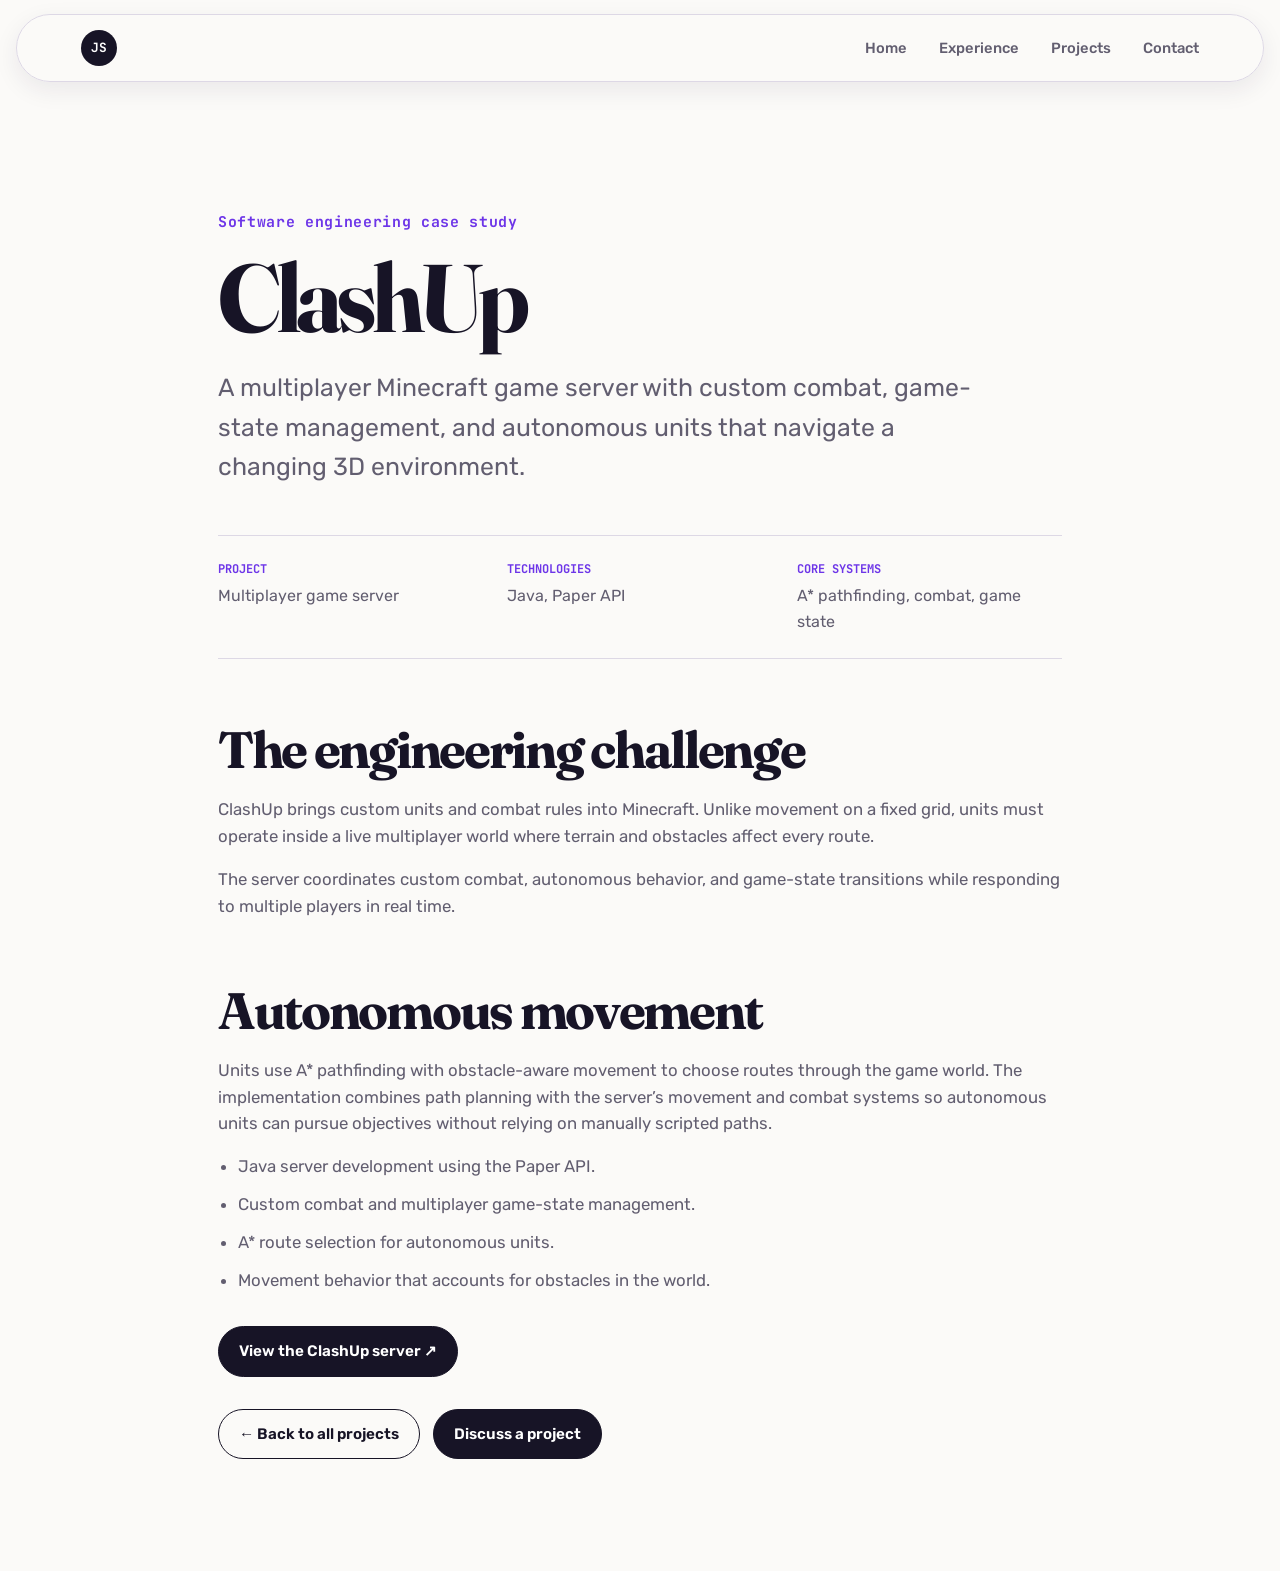
<file: projects/clashup/index.html>
<!doctype html>
<html lang="en">
  <head>
    <meta charset="UTF-8" />
    <meta name="viewport" content="width=device-width, initial-scale=1.0" />
    <title>ClashUp Minecraft Game Server Case Study | Joshua Steinitz</title>
    <meta name="description" content="ClashUp is a multiplayer Minecraft game server by Joshua Steinitz featuring custom combat, game-state management, and autonomous Java units using A* pathfinding." />
    <meta name="author" content="Joshua Steinitz" />
    <meta name="robots" content="index, follow, max-image-preview:large, max-snippet:-1" />
    <link rel="canonical" href="https://joshuasteinitz.com/projects/clashup/" />
    <meta property="og:type" content="article" />
    <meta property="og:site_name" content="Joshua Steinitz" />
    <meta property="og:url" content="https://joshuasteinitz.com/projects/clashup/" />
    <meta property="og:title" content="ClashUp Minecraft Game Server Case Study" />
    <meta property="og:description" content="Custom multiplayer combat and autonomous units powered by A* pathfinding and obstacle-aware movement." />
    <meta property="og:image" content="https://joshuasteinitz.com/images/headshot.png" />
    <meta name="twitter:card" content="summary" />
    <link rel="icon" type="image/svg+xml" href="../../images/favicon.svg" />
    <link rel="stylesheet" href="../../style.css" />
    <link rel="preconnect" href="https://fonts.googleapis.com" />
    <link rel="preconnect" href="https://fonts.gstatic.com" crossorigin />
    <link href="https://fonts.googleapis.com/css2?family=Fraunces:opsz,wght@9..144,600;9..144,700&family=JetBrains+Mono:wght@500;600&family=Rubik:wght@400;500;600;700&display=swap" rel="stylesheet" />
    <script type="application/ld+json">
      {
        "@context": "https://schema.org",
        "@type": "Article",
        "headline": "Building ClashUp: Custom Minecraft Combat and Autonomous Units",
        "description": "A Java and Paper API multiplayer game server with A* pathfinding and obstacle-aware movement.",
        "datePublished": "2026-11-05",
        "dateModified": "2026-11-05",
        "mainEntityOfPage": "https://joshuasteinitz.com/projects/clashup/",
        "author": { "@id": "https://joshuasteinitz.com/#joshua-steinitz" },
        "publisher": { "@id": "https://joshuasteinitz.com/#joshua-steinitz" }
      }
    </script>
  </head>
  <body class="case-page">
    <nav class="navbar" aria-label="Primary navigation">
      <a class="nav-name" href="../../index.html" aria-label="Joshua Steinitz home">JS</a>
      <ul class="nav-list"><li><a href="../../index.html">Home</a></li><li><a href="../../index.html#experience">Experience</a></li><li><a href="../../index.html#projects">Projects</a></li><li><a href="../../index.html#contact">Contact</a></li></ul>
    </nav>
    <main class="case-main">
      <p class="eyebrow">Software engineering case study</p>
      <h1>ClashUp</h1>
      <p class="case-lede">A multiplayer Minecraft game server with custom combat, game-state management, and autonomous units that navigate a changing 3D environment.</p>
      <dl class="case-meta">
        <div><dt>Project</dt><dd>Multiplayer game server</dd></div>
        <div><dt>Technologies</dt><dd>Java, Paper API</dd></div>
        <div><dt>Core systems</dt><dd>A* pathfinding, combat, game state</dd></div>
      </dl>
      <section class="case-section">
        <h2>The engineering challenge</h2>
        <p>ClashUp brings custom units and combat rules into Minecraft. Unlike movement on a fixed grid, units must operate inside a live multiplayer world where terrain and obstacles affect every route.</p>
        <p>The server coordinates custom combat, autonomous behavior, and game-state transitions while responding to multiple players in real time.</p>
      </section>
      <section class="case-section">
        <h2>Autonomous movement</h2>
        <p>Units use A* pathfinding with obstacle-aware movement to choose routes through the game world. The implementation combines path planning with the server’s movement and combat systems so autonomous units can pursue objectives without relying on manually scripted paths.</p>
        <ul>
          <li>Java server development using the Paper API.</li>
          <li>Custom combat and multiplayer game-state management.</li>
          <li>A* route selection for autonomous units.</li>
          <li>Movement behavior that accounts for obstacles in the world.</li>
        </ul>
        <div class="case-links"><a class="button button-primary" href="https://www.minehut.com/servers/clashup" target="_blank" rel="noopener noreferrer">View the ClashUp server ↗</a></div>
      </section>
      <div class="case-links"><a class="button button-secondary" href="../../index.html#projects">← Back to all projects</a><a class="button button-primary" href="mailto:jcsteinitz@outlook.com">Discuss a project</a></div>
    </main>
  </body>
</html>
</file>
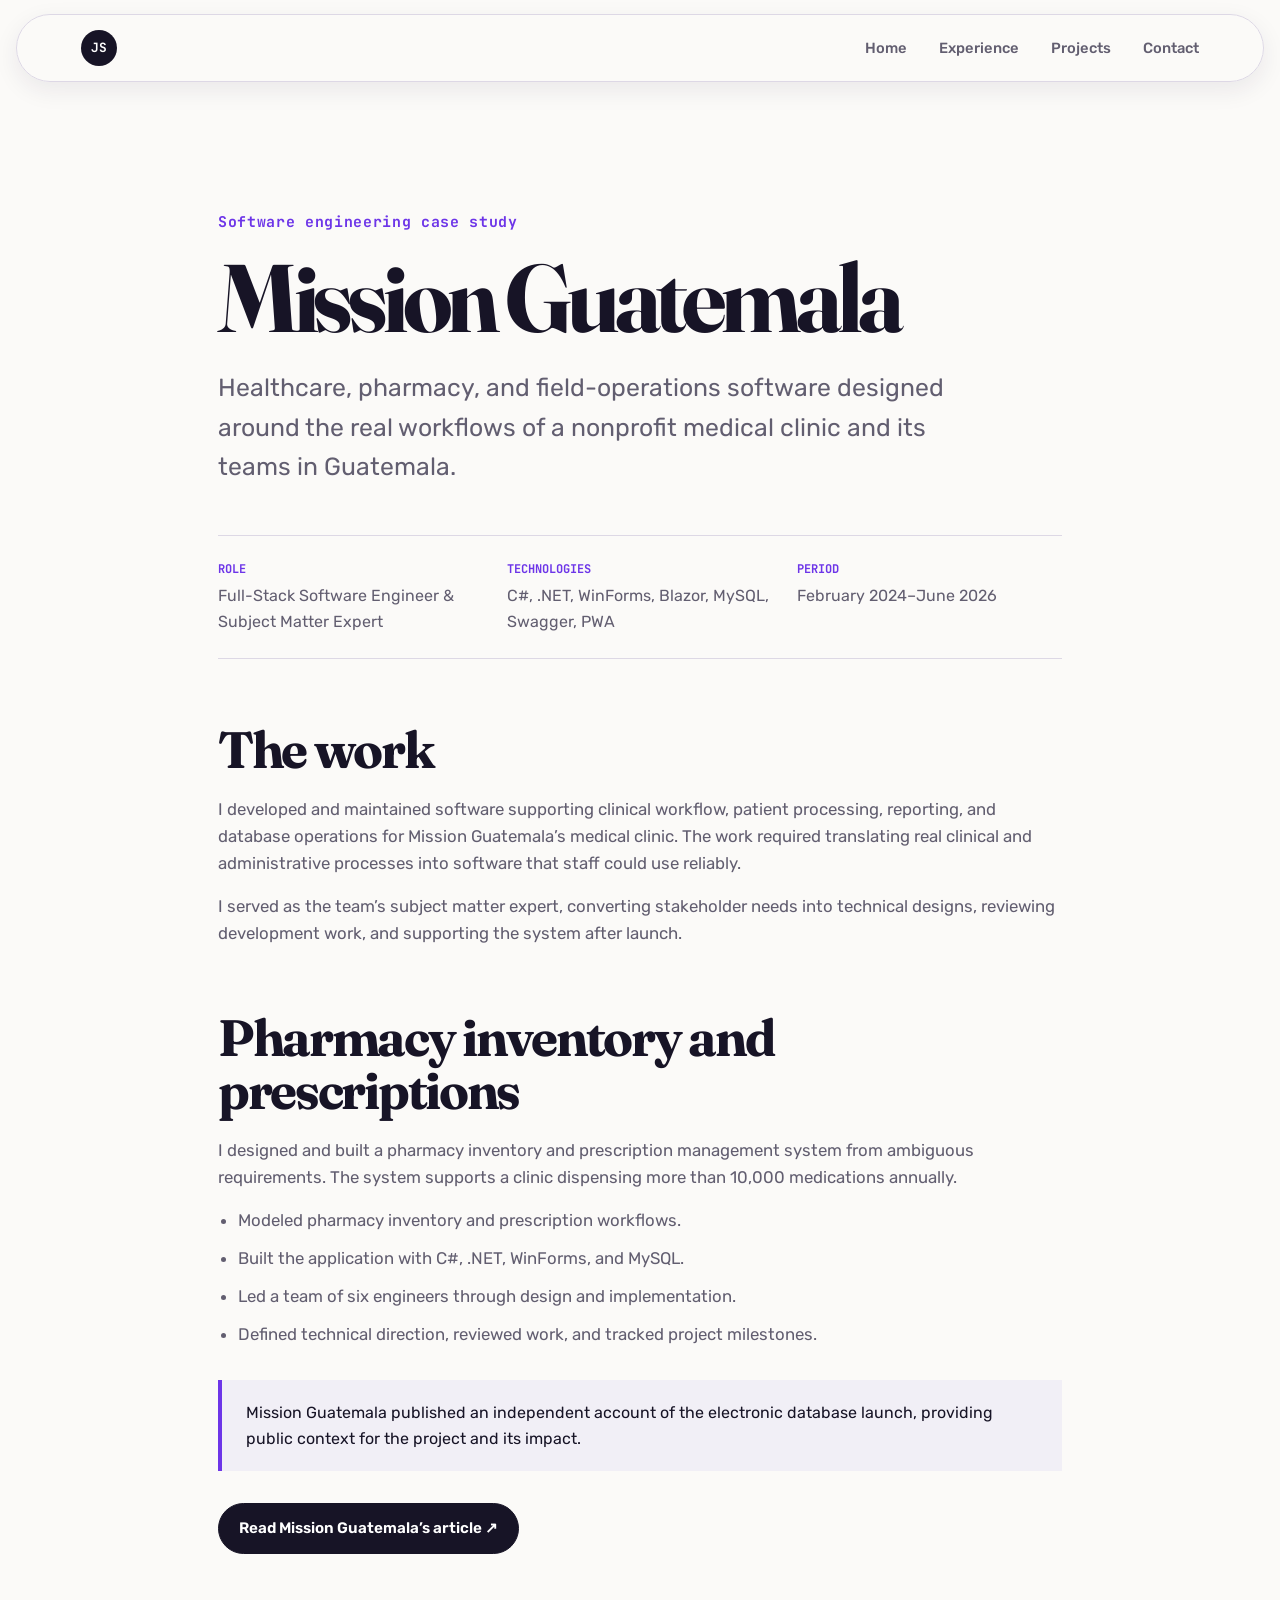
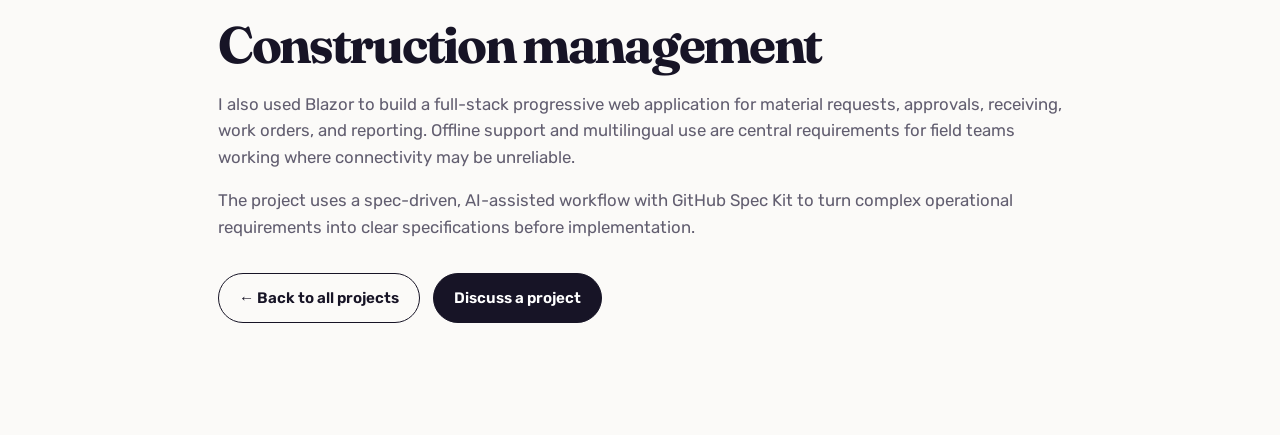
<file: projects/mission-guatemala/index.html>
<!doctype html>
<html lang="en">
  <head>
    <meta charset="UTF-8" />
    <meta name="viewport" content="width=device-width, initial-scale=1.0" />
    <title>Mission Guatemala Software Case Study | Joshua Steinitz</title>
    <meta name="description" content="How Joshua Steinitz built healthcare, pharmacy, and construction workflow software for Mission Guatemala using C#, .NET, MySQL, and progressive web technologies." />
    <meta name="author" content="Joshua Steinitz" />
    <meta name="robots" content="index, follow, max-image-preview:large, max-snippet:-1" />
    <link rel="canonical" href="https://joshuasteinitz.com/projects/mission-guatemala/" />
    <meta property="og:type" content="article" />
    <meta property="og:site_name" content="Joshua Steinitz" />
    <meta property="og:url" content="https://joshuasteinitz.com/projects/mission-guatemala/" />
    <meta property="og:title" content="Mission Guatemala Software Case Study" />
    <meta property="og:description" content="Healthcare, pharmacy, and field-operations software built for a nonprofit serving communities in Guatemala." />
    <meta property="og:image" content="https://joshuasteinitz.com/images/headshot.png" />
    <meta name="twitter:card" content="summary" />
    <link rel="icon" type="image/svg+xml" href="../../images/favicon.svg" />
    <link rel="stylesheet" href="../../style.css" />
    <link rel="preconnect" href="https://fonts.googleapis.com" />
    <link rel="preconnect" href="https://fonts.gstatic.com" crossorigin />
    <link href="https://fonts.googleapis.com/css2?family=Fraunces:opsz,wght@9..144,600;9..144,700&family=JetBrains+Mono:wght@500;600&family=Rubik:wght@400;500;600;700&display=swap" rel="stylesheet" />
    <script type="application/ld+json">
      {
        "@context": "https://schema.org",
        "@type": "Article",
        "headline": "Building Healthcare and Field-Operations Software for Mission Guatemala",
        "description": "A case study of healthcare, pharmacy, and construction workflow software built for Mission Guatemala.",
        "datePublished": "2026-11-05",
        "dateModified": "2026-11-05",
        "mainEntityOfPage": "https://joshuasteinitz.com/projects/mission-guatemala/",
        "author": { "@id": "https://joshuasteinitz.com/#joshua-steinitz" },
        "publisher": { "@id": "https://joshuasteinitz.com/#joshua-steinitz" }
      }
    </script>
  </head>
  <body class="case-page">
    <nav class="navbar" aria-label="Primary navigation">
      <a class="nav-name" href="../../index.html" aria-label="Joshua Steinitz home">JS</a>
      <ul class="nav-list"><li><a href="../../index.html">Home</a></li><li><a href="../../index.html#experience">Experience</a></li><li><a href="../../index.html#projects">Projects</a></li><li><a href="../../index.html#contact">Contact</a></li></ul>
    </nav>
    <main class="case-main">
      <p class="eyebrow">Software engineering case study</p>
      <h1>Mission Guatemala</h1>
      <p class="case-lede">Healthcare, pharmacy, and field-operations software designed around the real workflows of a nonprofit medical clinic and its teams in Guatemala.</p>
      <dl class="case-meta">
        <div><dt>Role</dt><dd>Full-Stack Software Engineer &amp; Subject Matter Expert</dd></div>
        <div><dt>Technologies</dt><dd>C#, .NET, WinForms, Blazor, MySQL, Swagger, PWA</dd></div>
        <div><dt>Period</dt><dd>February 2024–June 2026</dd></div>
      </dl>
      <section class="case-section">
        <h2>The work</h2>
        <p>I developed and maintained software supporting clinical workflow, patient processing, reporting, and database operations for Mission Guatemala’s medical clinic. The work required translating real clinical and administrative processes into software that staff could use reliably.</p>
        <p>I served as the team’s subject matter expert, converting stakeholder needs into technical designs, reviewing development work, and supporting the system after launch.</p>
      </section>
      <section class="case-section">
        <h2>Pharmacy inventory and prescriptions</h2>
        <p>I designed and built a pharmacy inventory and prescription management system from ambiguous requirements. The system supports a clinic dispensing more than 10,000 medications annually.</p>
        <ul>
          <li>Modeled pharmacy inventory and prescription workflows.</li>
          <li>Built the application with C#, .NET, WinForms, and MySQL.</li>
          <li>Led a team of six engineers through design and implementation.</li>
          <li>Defined technical direction, reviewed work, and tracked project milestones.</li>
        </ul>
        <aside class="case-note">Mission Guatemala published an independent account of the electronic database launch, providing public context for the project and its impact.</aside>
        <div class="case-links"><a class="button button-primary" href="https://missionguatemala.com/news/newsroom/overview.html/article/2024/09/20/electronic-database-software-is-live-" target="_blank" rel="noopener noreferrer">Read Mission Guatemala’s article ↗</a></div>
      </section>
      <section class="case-section">
        <h2>Construction management</h2>
        <p>I also used Blazor to build a full-stack progressive web application for material requests, approvals, receiving, work orders, and reporting. Offline support and multilingual use are central requirements for field teams working where connectivity may be unreliable.</p>
        <p>The project uses a spec-driven, AI-assisted workflow with GitHub Spec Kit to turn complex operational requirements into clear specifications before implementation.</p>
      </section>
      <div class="case-links"><a class="button button-secondary" href="../../index.html#projects">← Back to all projects</a><a class="button button-primary" href="mailto:jcsteinitz@outlook.com">Discuss a project</a></div>
    </main>
  </body>
</html>
</file>
<file: style.css>
:root {
  --ink: #171426;
  --muted: #625e70;
  --paper: #fbfaf8;
  --surface: #f1eff6;
  --accent: #6d35e8;
  --line: #ddd8e5;
  --white: #fff;
  scroll-behavior: smooth;
}
* {
  box-sizing: border-box;
  margin: 0;
  padding: 0;
}
body {
  background: linear-gradient(
    to bottom,
    var(--paper) 0 calc(100% - 32rem),
    var(--ink) calc(100% - 32rem) 100%
  );
  color: var(--ink);
  font-family: "Rubik", sans-serif;
  line-height: 1.6;
  overflow-x: hidden;
}
a {
  color: inherit;
}
.navbar {
  align-items: center;
  backdrop-filter: blur(14px);
  background: rgba(251, 250, 248, 0.92);
  border-bottom: 1px solid var(--line);
  display: flex;
  height: 68px;
  justify-content: space-between;
  padding: 0 max(5vw, 24px);
  position: sticky;
  top: 0;
  width: 100%;
  z-index: 10;
}
.nav-name {
  align-items: center;
  background: var(--ink);
  border-radius: 50%;
  color: #fff;
  display: flex;
  font-size: 0.8rem;
  font-weight: 700;
  height: 36px;
  justify-content: center;
  text-decoration: none;
  width: 36px;
}
.nav-list {
  display: flex;
  gap: clamp(1rem, 3vw, 2rem);
  list-style: none;
}
.nav-list a {
  color: var(--muted);
  font-size: 0.92rem;
  font-weight: 500;
  text-decoration: none;
}
.nav-list a:focus-visible {
  color: var(--accent);
}

@media (hover: hover) and (pointer: fine) {
  .nav-list a:hover {
    color: var(--accent);
  }
}
.hero,
.section,
.footer-content {
  margin: 0 auto;
  max-width: 1120px;
  padding-left: 28px;
  padding-right: 28px;
}
.hero {
  align-items: center;
  display: grid;
  gap: clamp(3rem, 7vw, 6rem);
  grid-template-columns: minmax(0, 1.25fr) minmax(290px, 0.75fr);
  min-height: calc(100vh - 68px);
  padding-bottom: 7rem;
  padding-top: 6rem;
}
.eyebrow {
  color: var(--accent);
  font-size: 0.78rem;
  font-weight: 700;
  letter-spacing: 0.14em;
  text-transform: uppercase;
}
h1 {
  font-size: clamp(3.6rem, 8vw, 7rem);
  letter-spacing: -0.065em;
  line-height: 0.94;
  margin: 1rem 0 1.5rem;
}
.intro {
  color: var(--muted);
  font-size: clamp(1.2rem, 2.1vw, 1.55rem);
  max-width: 690px;
}
.hero-actions {
  display: flex;
  flex-wrap: wrap;
  gap: 0.8rem;
  margin-top: 2rem;
}
.button {
  border: 1px solid var(--ink);
  border-radius: 999px;
  display: inline-block;
  font-size: 0.95rem;
  font-weight: 600;
  padding: 0.75rem 1.25rem;
  text-decoration: none;
}
.button-primary {
  background: var(--ink);
  color: #fff;
}
.button:hover {
  transform: translateY(-2px);
}
.education {
  border-left: 3px solid var(--accent);
  display: flex;
  gap: 1.25rem;
  margin-top: 3rem;
  padding-left: 1rem;
}
.education-label {
  color: var(--muted);
  font-size: 0.75rem;
  font-weight: 600;
  letter-spacing: 0.08em;
  text-transform: uppercase;
}
.education p {
  color: var(--muted);
  font-size: 0.93rem;
}
.education strong {
  color: var(--ink);
}
.portrait-wrap {
  margin: auto;
  max-width: 360px;
  position: relative;
  width: 100%;
}
#headshot {
  aspect-ratio: 1;
  border: 10px solid #fff;
  border-radius: 42% 58% 55% 45%/46% 42% 58% 54%;
  box-shadow: 0 28px 60px rgba(38, 27, 69, 0.18);
  display: block;
  object-fit: cover;
  position: relative;
  width: 100%;
  z-index: 1;
}
.portrait-accent {
  background: var(--accent);
  border-radius: 50%;
  height: 78%;
  position: absolute;
  right: -12%;
  top: -10%;
  width: 78%;
}
.section {
  padding-bottom: 7rem;
  padding-top: 7rem;
}
.section-heading {
  margin-bottom: 3.5rem;
}
h2 {
  font-size: clamp(2.5rem, 5vw, 4rem);
  letter-spacing: -0.045em;
  line-height: 1.05;
  margin-top: 0.45rem;
}
.timeline {
  border-top: 1px solid var(--line);
}
.job {
  border-bottom: 1px solid var(--line);
  display: grid;
  gap: clamp(2rem, 6vw, 5rem);
  grid-template-columns: minmax(170px, 0.3fr) minmax(0, 1fr);
  padding: 3.5rem 0;
}
.job-meta p {
  color: var(--muted);
  font-size: 0.88rem;
}
.job-meta .dates {
  color: var(--ink);
  font-weight: 600;
}
.location {
  margin-top: 0.25rem;
}
.job-title {
  margin-bottom: 1.25rem;
}
.job h3,
.project-card h3 {
  font-size: clamp(1.45rem, 2.7vw, 2rem);
  letter-spacing: -0.025em;
  line-height: 1.2;
}
.role {
  color: var(--accent);
  font-size: 1rem;
  font-weight: 500;
  margin-top: 0.3rem;
}
.job-desc {
  color: var(--muted);
  display: grid;
  gap: 0.75rem;
  list-style: none;
}
.job-desc li {
  padding-left: 1.3rem;
  position: relative;
}
.job-desc li:before {
  color: var(--accent);
  content: "•";
  font-size: 1.25rem;
  left: 0;
  position: absolute;
}
.tags {
  display: flex;
  flex-wrap: wrap;
  gap: 0.5rem;
  margin-top: 1.5rem;
}
.tags span {
  background: var(--surface);
  border-radius: 999px;
  color: #4d20b4;
  font-size: 0.75rem;
  font-weight: 600;
  padding: 0.35rem 0.7rem;
}
.article {
  align-items: center;
  background: var(--ink);
  border-radius: 16px;
  color: #fff;
  display: flex;
  gap: 2rem;
  justify-content: space-between;
  margin-top: 2rem;
  padding: 1.4rem 1.5rem;
}
.article-label {
  color: #b9a0f2;
  font-size: 0.7rem;
  font-weight: 700;
  letter-spacing: 0.1em;
  text-transform: uppercase;
}
.article h4 {
  font-size: 1.05rem;
}
.article p:not(.article-label) {
  color: #c9c6d1;
  font-size: 0.85rem;
}
.article-link {
  flex: none;
  font-size: 0.85rem;
  font-weight: 600;
  text-decoration: none;
}
.projects-section {
  background: var(--surface);
}
.project-grid {
  display: grid;
  gap: 1rem;
  grid-template-columns: repeat(2, minmax(0, 1fr));
}
.project-card {
  background: var(--paper);
  border: 1px solid transparent;
  border-radius: 18px;
  color: var(--ink);
  display: flex;
  gap: 1.25rem;
  min-height: 280px;
  padding: clamp(1.5rem, 3vw, 2.25rem);
  text-decoration: none;
  transition: 0.18s;
}
.project-card:hover {
  border-color: #cfc5df;
  transform: translateY(-4px);
}
.project-featured {
  background: var(--accent);
  color: #fff;
  grid-column: 1/-1;
  min-height: 250px;
}
.project-number {
  color: var(--accent);
  font-size: 0.75rem;
  font-weight: 700;
}
.project-featured .project-number {
  color: #d8caff;
}
.project-card p:not(.project-tech) {
  color: var(--muted);
  margin-top: 1rem;
}
.project-featured p:not(.project-tech) {
  color: #e5dcfa;
}
.project-tech {
  color: #4d20b4;
  font-size: 0.78rem;
  font-weight: 600;
  margin-top: 1.5rem;
}
.project-featured .project-tech {
  color: #fff;
}
.footer {
  background: var(--ink);
  color: #fff;
  padding: 6rem 0 2rem;
}
.footer-content {
  align-items: end;
  display: grid;
  gap: 4rem;
  grid-template-columns: minmax(0, 1fr) auto;
}
.footer h2 {
  max-width: 700px;
}
.footer .eyebrow {
  color: #ad8ff3;
}
.contact-links {
  display: grid;
  gap: 0.8rem;
}
.contact-links a {
  align-items: center;
  color: #e6e3eb;
  display: flex;
  font-size: 0.9rem;
  gap: 0.7rem;
  text-decoration: none;
}
.footer-icon {
  height: 24px;
  object-fit: contain;
  width: 24px;
}
.copyright {
  border-top: 1px solid #343041;
  color: #8d8899;
  font-size: 0.75rem;
  margin: 5rem auto 0;
  max-width: 1064px;
  padding-top: 1.25rem;
}
@media (max-width: 760px) {
  .navbar {
    height: 60px;
    padding: 0 18px;
  }
  .nav-name {
    display: none;
  }
  .nav-list {
    gap: 1rem;
    justify-content: center;
    width: 100%;
  }
  .nav-list a {
    font-size: 0.78rem;
  }
  .hero {
    gap: 3.5rem;
    grid-template-columns: 1fr;
    min-height: auto;
    padding: 4.5rem 28px 5rem;
  }
  .portrait-wrap {
    max-width: 250px;
    order: -1;
  }
  .education {
    display: block;
  }
  .education-label {
    display: block;
    margin-bottom: 0.35rem;
  }
  .section {
    padding-bottom: 5rem;
    padding-top: 5rem;
  }
  .job {
    gap: 1.25rem;
    grid-template-columns: 1fr;
    padding: 2.5rem 0;
  }
  .article {
    align-items: flex-start;
    flex-direction: column;
    gap: 1rem;
  }
  .project-grid {
    grid-template-columns: 1fr;
  }
  .project-featured {
    grid-column: auto;
  }
  .project-card {
    min-height: auto;
  }
  .footer-content {
    align-items: start;
    grid-template-columns: 1fr;
  }
  .copyright {
    margin-left: 28px;
    margin-right: 28px;
  }
}

/* Project case studies */
.case-page {
  background: var(--paper);
}
.case-main {
  margin: 0 auto;
  max-width: 900px;
  padding: clamp(5rem, 10vw, 8rem) 28px 7rem;
}
.case-main h1 {
  font-size: clamp(3rem, 8vw, 6rem);
  line-height: 0.98;
  margin-bottom: 1.5rem;
}
.case-lede {
  color: var(--muted);
  font-size: clamp(1.2rem, 2.5vw, 1.55rem);
  max-width: 760px;
}
.case-meta {
  border-bottom: 1px solid var(--line);
  border-top: 1px solid var(--line);
  display: grid;
  gap: 1.5rem;
  grid-template-columns: repeat(3, minmax(0, 1fr));
  margin: 3rem 0 4rem;
  padding: 1.5rem 0;
}
.case-meta dt {
  color: var(--accent);
  font-family: "JetBrains Mono", monospace;
  font-size: 0.75rem;
  font-weight: 700;
  margin-bottom: 0.25rem;
  text-transform: uppercase;
}
.case-meta dd {
  color: var(--muted);
}
.case-section {
  margin-top: 4rem;
}
.case-section h2 {
  font-size: clamp(2rem, 5vw, 3.2rem);
  margin-bottom: 1.2rem;
}
.case-section h3 {
  font-size: 1.35rem;
  margin: 2rem 0 0.6rem;
}
.case-section p,
.case-section li {
  color: var(--muted);
  font-size: 1.05rem;
}
.case-section p + p {
  margin-top: 1rem;
}
.case-section ul {
  display: grid;
  gap: 0.7rem;
  margin: 1rem 0 0 1.25rem;
}
.case-links {
  display: flex;
  flex-wrap: wrap;
  gap: 0.8rem;
  margin-top: 2rem;
}
.case-note {
  background: var(--surface);
  border-left: 4px solid var(--accent);
  margin-top: 2rem;
  padding: 1.25rem 1.5rem;
}
@media (max-width: 620px) {
  .case-meta {
    grid-template-columns: 1fr;
  }
}

.intro {
  font-size: clamp(1.1rem, 1.8vw, 1.4rem);
}

.hero {
  padding-bottom: 6.5rem;
  padding-top: 6.5rem;
}

@media (max-width: 760px) {
  .hero {
    padding-bottom: 4.75rem;
    padding-top: 4.75rem;
  }
}
@media (prefers-reduced-motion: reduce) {
  :root {
    scroll-behavior: auto;
  }
  * {
    transition: none !important;
  }
}

/* Small portrait and role-label refinements */
#headshot {
  border-radius: 50%;
}
.portrait-accent {
  border-radius: 45% 55% 48% 52%;
  height: 86%;
  right: -7%;
  top: -7%;
  transform: rotate(8deg);
  width: 86%;
}
.employment-type {
  color: var(--accent);
  display: block;
  font-size: 0.68rem;
  font-weight: 700;
  letter-spacing: 0.08em;
  text-transform: uppercase;
}
.fedex-intern {
  margin-top: 1rem;
}

/* A softer, more personal finish */
.eyebrow {
  font-size: 0.84rem;
  letter-spacing: 0.045em;
  text-transform: none;
}
.section-heading h2::after {
  color: var(--accent);
  content: ".";
}
.project-card > div:last-child {
  display: flex;
  flex: 1;
  flex-direction: column;
  height: 100%;
}
.project-tech {
  margin-top: auto;
  padding-top: 1.5rem;
}
.project-card:nth-child(2) {
  border-radius: 18px 30px 18px 30px;
}
.project-card:nth-child(3) {
  border-radius: 30px 18px 30px 18px;
}
#headshot {
  border-radius: 47% 53% 49% 51%/52% 46% 54% 48%;
}
.portrait-accent {
  border-radius: 52% 48% 55% 45%/45% 54% 46% 55%;
  height: 88%;
  right: -6%;
  top: -6%;
  transform: rotate(4deg);
  width: 88%;
}

/* Keep supporting text comfortably readable */
.job-meta p {
  font-size: 0.95rem;
}
.tags span {
  font-size: 0.84rem;
}
.article-label {
  font-size: 0.8rem;
}
.article p:not(.article-label),
.article-link {
  font-size: 0.92rem;
}
.project-number {
  font-size: 0.86rem;
}
.project-tech {
  font-size: 0.88rem;
}
.employment-type {
  font-size: 0.78rem;
}
.copyright {
  font-size: 0.85rem;
}
@media (max-width: 760px) {
  .nav-list a {
    font-size: 0.88rem;
  }
}

.eyebrow {
  font-size: 0.93rem;
}
#headshot {
  border-radius: 43% 57% 53% 47%/48% 44% 56% 52%;
}
.portrait-accent {
  border-radius: 57% 43% 50% 50%/44% 57% 43% 56%;
  right: -7%;
  top: -7%;
  transform: rotate(7deg);
}

/* Experimental field-notebook direction */
.navbar {
  border: 1px solid var(--line);
  border-radius: 999px;
  box-shadow: 0 8px 24px rgba(42, 31, 65, 0.08);
  margin: 14px 16px 0;
  top: 14px;
  width: calc(100% - 32px);
}
.nav-name,
.eyebrow,
.education-label,
.employment-type,
.tags span,
.project-number,
.project-tech,
.article-label {
  font-family: "JetBrains Mono", monospace;
}
.hero {
  background-color: #f8f6fb;
  background-image:
    linear-gradient(rgba(109, 53, 232, 0.055) 1px, transparent 1px),
    linear-gradient(90deg, rgba(109, 53, 232, 0.055) 1px, transparent 1px);
  background-size: 32px 32px;
  border: 1px solid #e5dfec;
  border-radius: 36px;
  margin-top: 18px;
  min-height: calc(100vh - 114px);
  padding-left: clamp(28px, 5vw, 64px);
  padding-right: clamp(28px, 5vw, 64px);
}
h1,
h2 {
  font-family: "Fraunces", serif;
  font-weight: 700;
}
h1 {
  font-size: clamp(4rem, 9vw, 7.7rem);
  letter-spacing: -0.055em;
  line-height: 0.88;
}
.section-heading h2::after {
  font-family: "Rubik", sans-serif;
}
.hero .eyebrow {
  background: var(--accent);
  color: #fff;
  display: inline-block;
  padding: 0.26rem 0.55rem;
  transform: rotate(-1deg);
}
.portrait-wrap {
  padding-bottom: 28px;
}
.portrait-note {
  background: #fff7bd;
  border: 1px solid #e4d982;
  bottom: -6px;
  box-shadow: 4px 5px 0 rgba(23, 20, 38, 0.14);
  color: #4f4720;
  font-family: "JetBrains Mono", monospace;
  font-size: 0.78rem;
  line-height: 1.45;
  max-width: 220px;
  padding: 0.7rem 0.9rem;
  position: absolute;
  right: -18px;
  transform: rotate(-3deg);
  z-index: 2;
}
.portrait-note span {
  color: var(--accent);
  display: block;
  font-size: 0.7rem;
  font-weight: 600;
  text-transform: uppercase;
}
.timeline {
  border-top: 2px solid var(--ink);
}
.job {
  border-bottom: 2px solid var(--ink);
}
.job-meta {
  position: relative;
}
.job-meta::before {
  background: var(--accent);
  border: 4px solid var(--paper);
  border-radius: 50%;
  content: "";
  height: 16px;
  left: -8px;
  position: absolute;
  top: -4px;
  width: 16px;
}
.job-meta {
  padding-left: 20px;
}
.tags span {
  background: transparent;
  border: 1px solid #c9b9eb;
  border-radius: 4px;
  transform: rotate(-1deg);
}
.tags span:nth-child(even) {
  transform: rotate(1deg);
}
.article {
  border-radius: 6px 20px 6px 20px;
  box-shadow: 7px 7px 0 #cbb8f6;
}
.project-grid {
  display: grid;
  gap: 1.5rem;
  grid-template-columns: 1fr;
}
.project-card,
.project-card:nth-child(2),
.project-card:nth-child(3) {
  border: 2px solid var(--ink);
  border-radius: 8px 28px 8px 28px;
  box-shadow: 8px 8px 0 #cbb8f6;
  min-height: 235px;
}
.project-card:nth-child(2) {
  margin-right: 5%;
}
.project-card:nth-child(3) {
  border-radius: 28px 8px 28px 8px;
  margin-left: 5%;
}
.project-featured {
  box-shadow: 8px 8px 0 var(--ink);
  grid-column: auto;
}
a.project-card:hover,
a.project-card:focus-visible {
  border-color: var(--ink);
  box-shadow: 11px 11px 0 #b69cf1;
  transform: translateY(-4px);
}
.project-number {
  align-items: center;
  border: 1px solid currentColor;
  border-radius: 50%;
  display: flex;
  flex: 0 0 auto;
  height: 34px;
  justify-content: center;
  padding-top: 0;
  width: 34px;
}
.projects-section {
  background-color: #eeebf3;
  background-image: radial-gradient(
    rgba(109, 53, 232, 0.16) 1px,
    transparent 1px
  );
  background-size: 18px 18px;
}
.footer {
  border-radius: 32px 32px 0 0;
}
@media (max-width: 760px) {
  .navbar {
    margin: 8px 8px 0;
    top: 8px;
    width: calc(100% - 16px);
  }
  .hero {
    border-radius: 24px;
    margin-left: 8px;
    margin-right: 8px;
    padding-left: 22px;
    padding-right: 22px;
  }
  .portrait-note {
    right: -8px;
  }
  .job-meta::before {
    display: none;
  }
  .job-meta {
    padding-left: 0;
  }
  .project-card:nth-child(2),
  .project-card:nth-child(3) {
    margin-left: 0;
    margin-right: 0;
  }
  .project-card {
    flex-direction: column;
  }
  .footer {
    border-radius: 24px 24px 0 0;
  }
}

html {
  background: linear-gradient(
    to bottom,
    var(--paper) 0 50%,
    var(--ink) 50% 100%
  ) fixed;
  overscroll-behavior-x: none;
}

@supports (overflow: clip) {
  html,
  body {
    overflow-x: clip;
  }
}
.footer {
  background-color: #eeebf3;
  background-image: radial-gradient(
    rgba(109, 53, 232, 0.16) 1px,
    transparent 1px
  );
  background-size: 18px 18px;
  border-radius: 0;
  box-shadow: 0 30px 0 30px var(--ink);
  isolation: isolate;
  overflow: hidden;
  position: relative;
}
.footer::before {
  background: var(--ink);
  border-radius: 32px 32px 0 0;
  content: "";
  inset: 0;
  position: absolute;
  z-index: 0;
}
.footer-content,
.copyright {
  position: relative;
  z-index: 1;
}
@media (max-width: 760px) {
  .footer {
    border-radius: 0;
  }
  .footer::before {
    border-radius: 24px 24px 0 0;
  }
}

.project-card > div:last-child {
  display: block;
  height: auto;
}

.project-tech {
  margin-top: 1.5rem;
  padding-top: 0;
}

@media (min-width: 761px) {
  .hero {
    min-height: 680px;
    padding-bottom: 4.75rem;
    padding-top: 4.75rem;
  }
  .education {
    display: block;
    margin-top: 2rem;
  }
  .education-label {
    display: block;
    margin-bottom: 0.35rem;
  }
}
</file>
